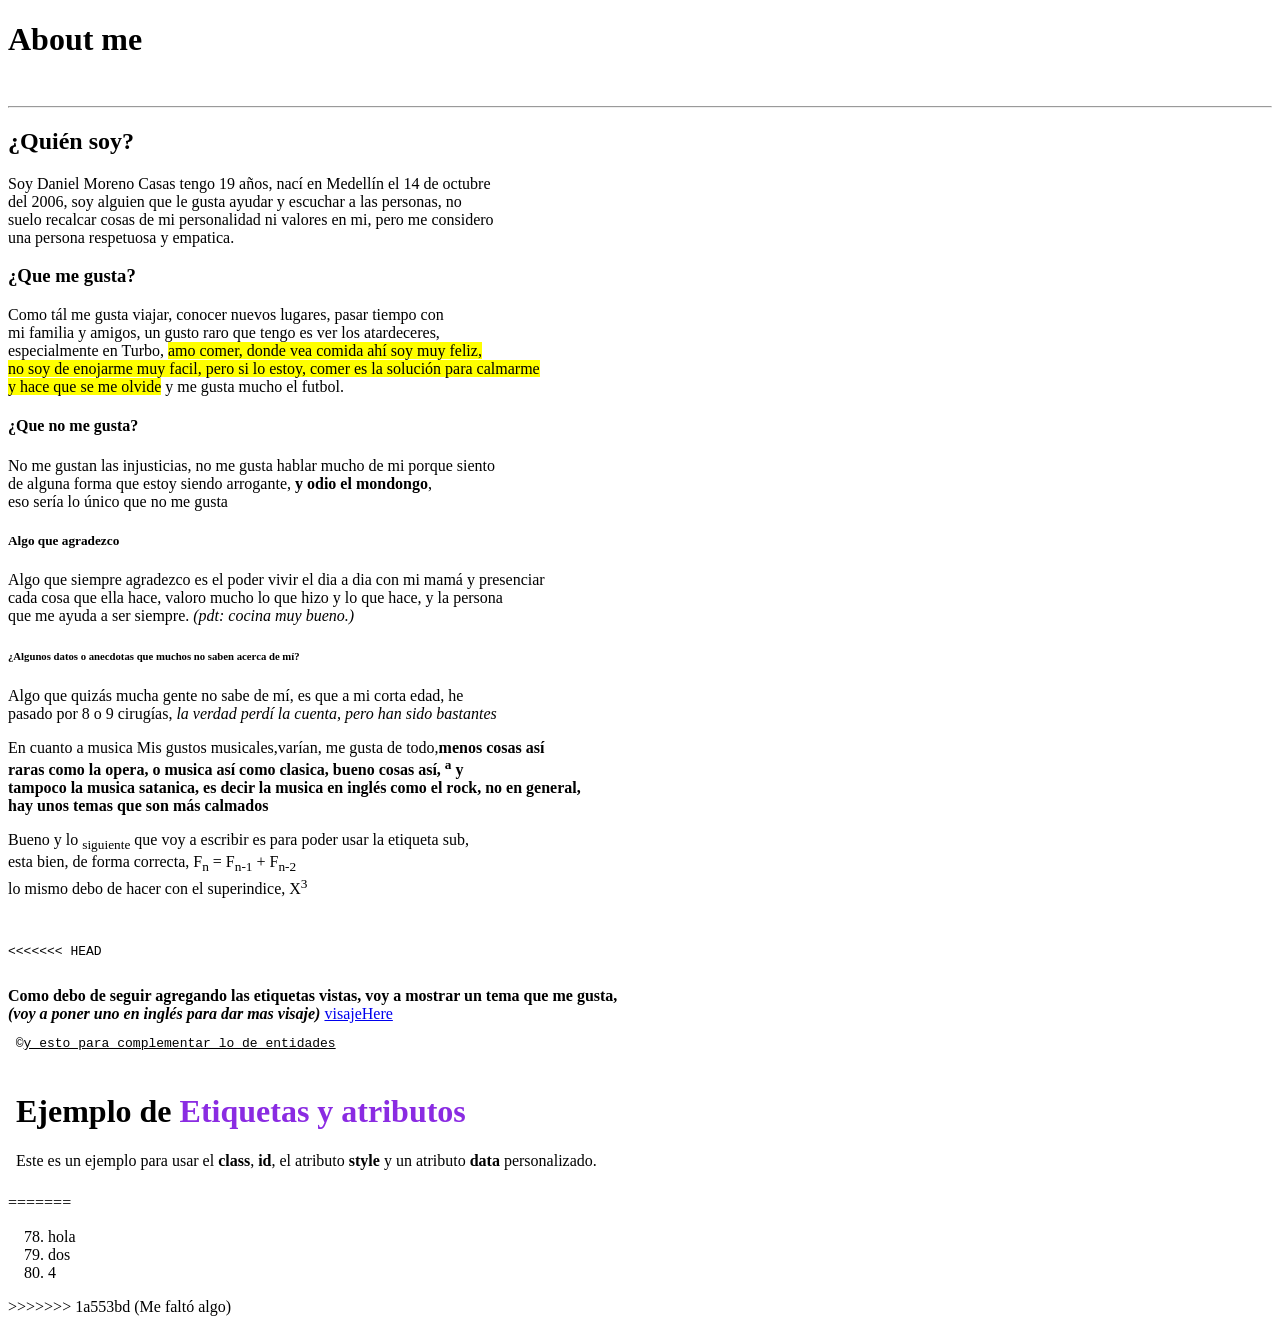
<file: index.html>
<!DOCTYPE html>
<html lang="en">
<head>
    <meta charset="UTF-8">
    <meta name="viewport" content="width=device-width, initial-scale=1.0">
    <title>About me- Danilo</title>
</head>
<body>
    <!-- h1-h6-->
    <h1>About me</h1>
    <br>
 <hr>   

    <h2> <strong>¿Quién soy?</strong></h2>
    <p>Soy Daniel Moreno Casas tengo 19 años, nací en Medellín el 14 de octubre
    <br> del 2006, soy alguien que le gusta ayudar y escuchar a las personas, no 
    <br>suelo recalcar cosas de mi personalidad ni valores en mi, pero me considero
    <br>una persona respetuosa y empatica.

    <h3>¿Que me gusta?</h3>
    <p>Como tál me gusta viajar, conocer nuevos lugares, pasar tiempo con
    <br> mi familia y amigos, un gusto raro que tengo es ver los atardeceres,
    <br> especialmente en Turbo, <mark> amo comer, donde vea comida ahí soy muy feliz, 
    <br>no soy de enojarme muy facil, pero si lo estoy, comer es la solución para calmarme
    <br> y  hace que se me olvide</mark> y me gusta mucho el futbol.

    
    <h4>¿Que no me gusta?</h4>
    <p>No me gustan las injusticias, no me gusta hablar mucho de mi porque siento
    <br> de alguna forma que estoy siendo arrogante, <strong>y odio el mondongo</strong>, 
    <br>  eso sería lo único que no me gusta

    <h5>Algo que agradezco</h5>
    <p>Algo que siempre agradezco es el poder vivir el dia a dia con mi mamá y presenciar 
    <br> cada cosa que ella hace, valoro mucho lo que hizo y lo que hace, y la persona
    <br> que me ayuda a ser siempre. <em>(pdt: cocina muy bueno.)</em>  
    

     <h6>¿Algunos datos o anecdotas que muchos no saben acerca de mí?</h6>
    <p> Algo que quizás mucha gente no sabe de mí, es que a mi corta edad, he <br>
       pasado por 8 o 9 cirugías, <i>la verdad perdí la cuenta, pero han sido bastantes</i>

       <p>En cuanto a musica Mis gustos musicales,varían, me gusta de todo,<b>menos cosas así 
       <br>raras como la opera, o musica así como clasica, bueno cosas así, <sup>a</sup> y 
       <br>tampoco la musica satanica, es decir la musica en inglés como el rock, no en general,
        <br>hay unos temas que son más calmados </b>                                                         
        
       
       
        <p>Bueno y lo <sub>siguiente</sub> que voy a escribir es para poder usar la etiqueta sub,
       <br> esta bien, de forma correcta, F<sub>n</sub> = F<sub>n-1</sub> + F<sub>n-2</sub>
       <br>lo mismo debo de hacer con el superindice, X<sup>3</sup>
       
       <pre>
                                                                   
    
<<<<<<< HEAD
    </pre>

       <strong>Como debo de seguir agregando las etiquetas vistas, voy a mostrar un tema que me gusta, 
       <br> <i>(voy a poner uno en inglés para dar mas visaje)</i>   </strong>
       <a href="https://www.youtube.com/watch?v=m8QQR-wQA0I&list=RDm8QQR-wQA0I&start_radio=1" target="_blank">visajeHere</a>
    
   <pre> &copy;<u>y esto para complementar lo de entidades</u>   </pre>


       <div id="nocpresentacion" class="example"
         style= "padding: 8px;"data-informacion="bloque-principal">
      <h1>Ejemplo de <span style="color: blueviolet;">Etiquetas y atributos</span></h1>
       <p>Este es un ejemplo para usar el <b>class</b>, <b>id</b>, el atributo <b>style</b> y un atributo <b>data</b> personalizado.</p>
     
      </div>
      
=======

<ol type ="1" start="78">
    <li>hola </li>
    <li>dos</li>
    <li>4</li>
</ol>

<style list-style-type="square"></style>
>>>>>>> 1a553bd (Me faltó algo)

</body>
</html>
</file>
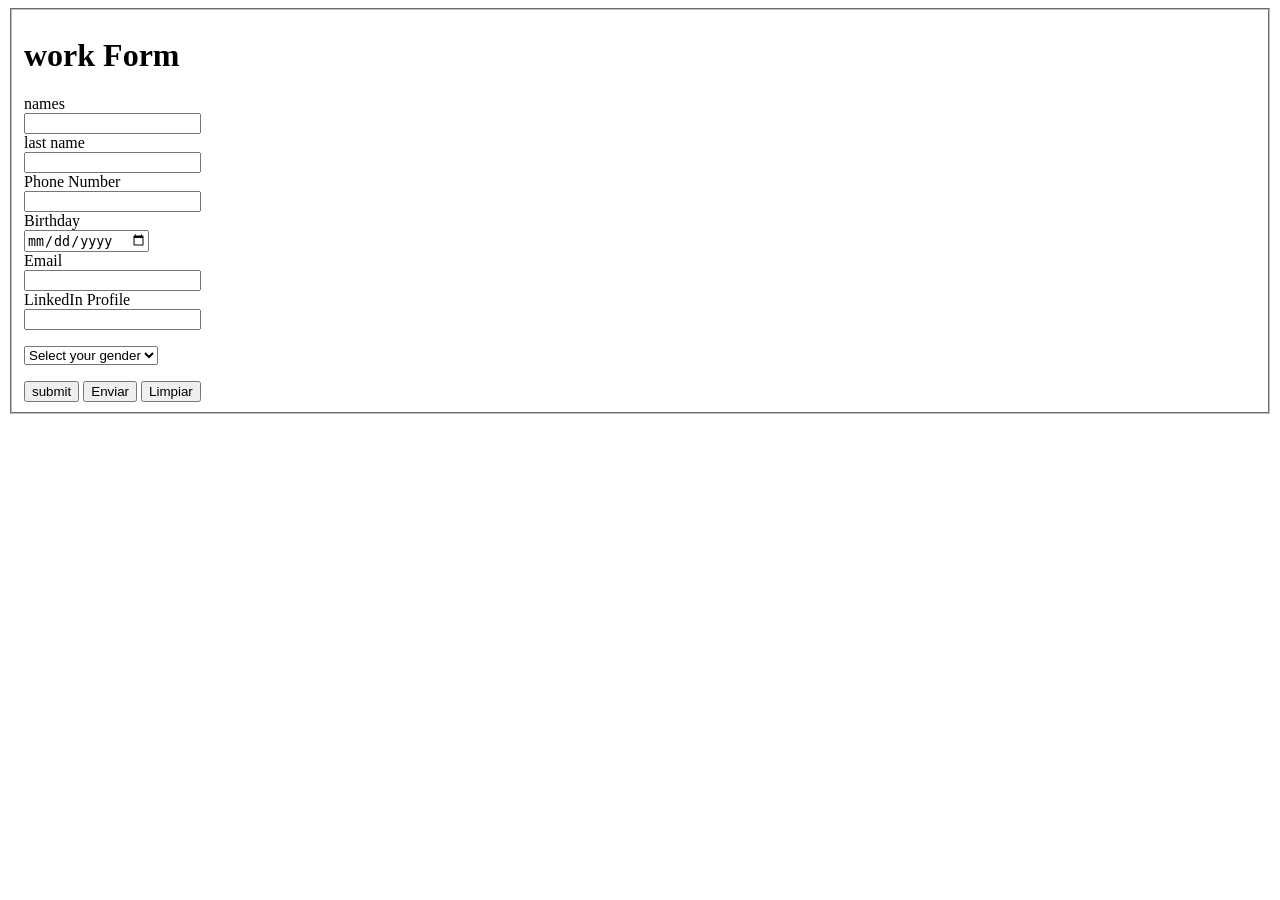
<file: 6-Day/index.html>
<!DOCTYPE html>
<html lang="en">
<head>
    <meta charset="UTF-8">
    <meta name="viewport" content="width=device-width, initial-scale=1.0">
    <title>Document</title>
</head>
<body>
<fieldset>

         <h1> work Form </h1>
    <form action="">
        <p>
        <label for="fname">names</label> <br>
        <input type="text" id="fname"
        name="fname" maxlength="40" required> <br>

         <label for="lastname">last name</label> <br>
        <input type="text" id="lastname"
        name="lastname" maxlength="40" required> <br>

         <label for="PhoneNumber">Phone Number</label> <br>
        <input type="tel" id="PhoneNumber"
        name="PhoneNumber" > <br>

        <label for="Birthday">Birthday</label> <br>
        <input type="date" id="Birthday"
        name="Birthday" > <br>

        <label for="Email">Email</label> <br>
        <input type="email" id="Email"
        name="Email" required> <br>

        <label for="LinkedIn">LinkedIn Profile</label> <br>
        <input type="url" id="LinkedIn"
        name="LinkedIn" > <br>
<p>


        <select gender>
            <option>Select your gender</option>
            <option>Female</option>
            <option>Male</option>
        </select>
 
</p>
</p>

<form action="" method="post"></form>


<input type="button" value="submit">

      
<button type="submit">Enviar</button> <button type="reset">Limpiar</button>
</fieldset>
    </form>
   
</body>
</html>
</file>
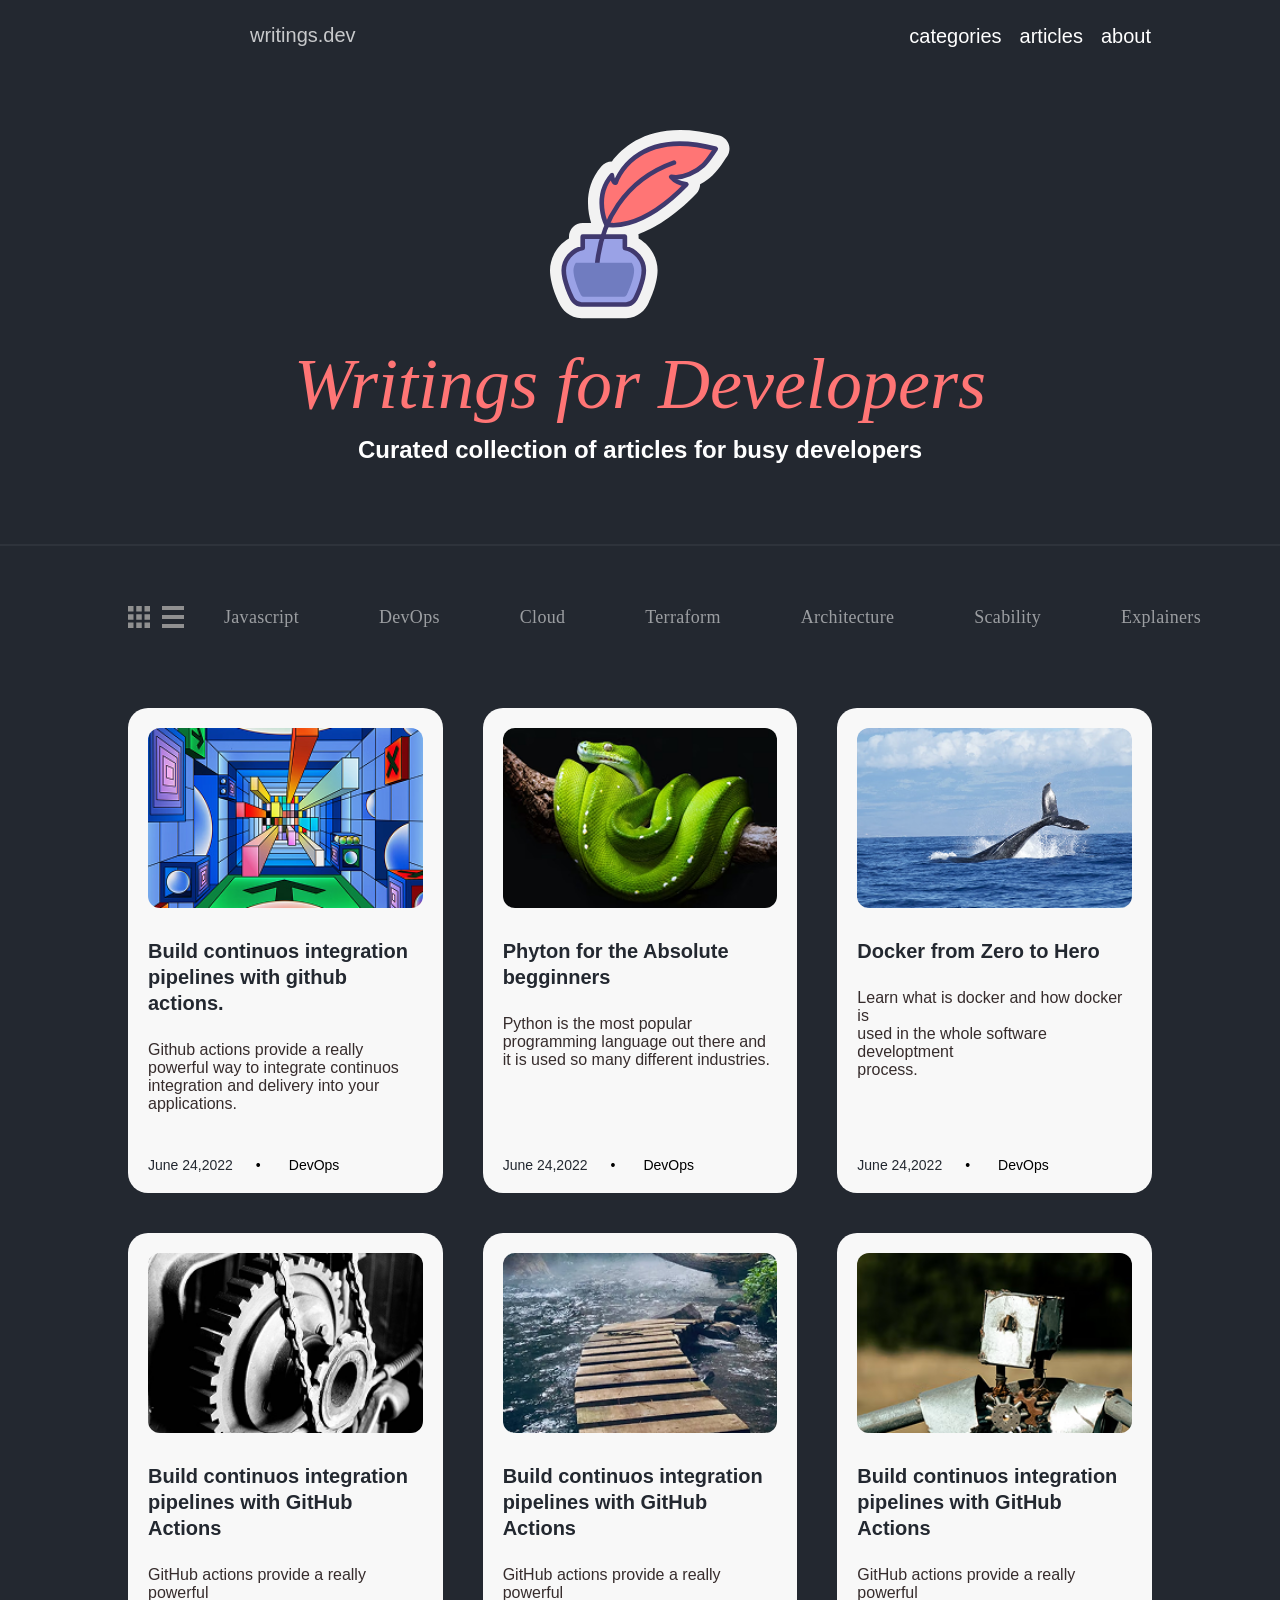
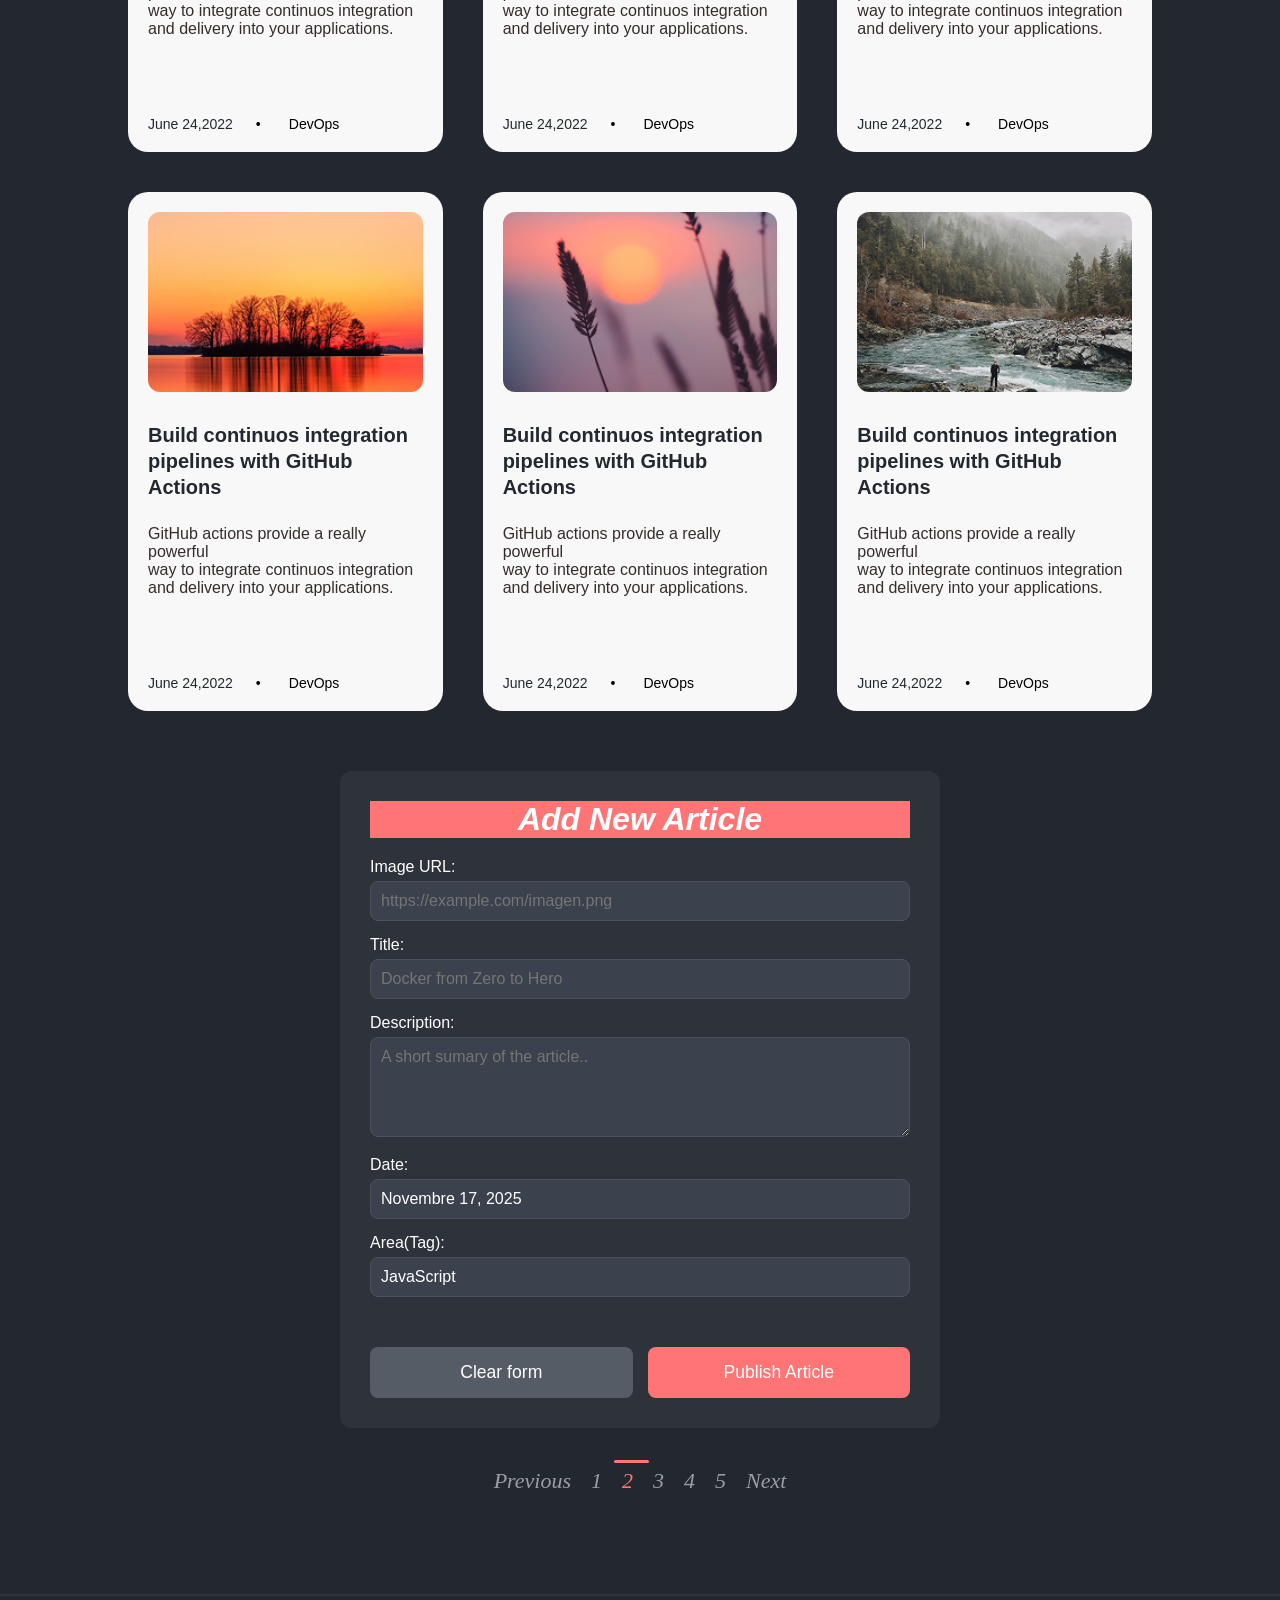
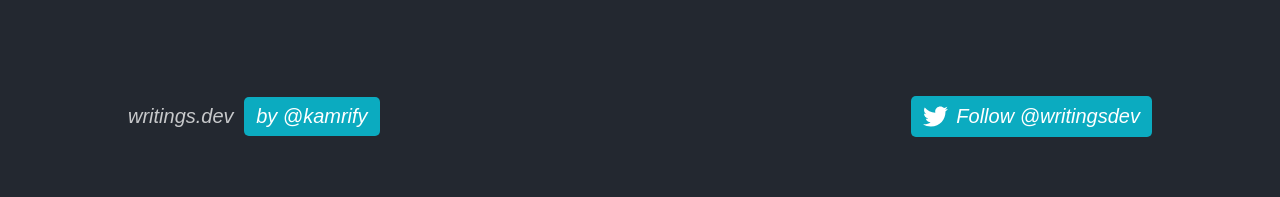
<file: 9-Day/index.html>
<!DOCTYPE html>
<html lang="en">
<head>
    <meta charset="UTF-8">
    <meta name="viewport" content="width=device-width, initial-scale=1.0">
    <title>Replica-figma</title>
    <link rel="stylesheet" href="style.css">
</head>

<body>

    <header>
          <nav class="top-nav">

<span class="login-text">writings.dev</span>



<ul class="menu">
    <li><a href="#">categories</a></li>
    <li><a href="#">articles</a></li>
    <li><a href="#">about</a></li>
</ul>
</nav>
    </header>
 
<main>
    <section class="hero"> 
        <img src="img2/logo.svg" alt="Logo1" id="Logo1">
        <h1>Writings for Developers</h1>
    <h2 class="subtitle">Curated collection of articles for busy developers</h2>
    <hr>
    </section>

<nav class="categories-nav">

<section class="left-icons">
    <section class="view-controls">
    <img src="img2/grid-icon.svg" alt="grid view" >
    <img src="img2/list-icon.svg" alt="list view">
</section>
</section>

<ul class="categories">
    <li>Javascript</li>
    <li>DevOps</li>
    <li>Cloud</li>
    <li>Terraform</li>
    <li>Architecture</li>
    <li>Scability</li>
    <li>Explainers</li>
</ul>
</nav>

<section class="cards">
<article class="card"> <img src="img2/article-one-image.png" alt="imagen1"> 
    <h3>Build continuos integration 
     pipelines with github actions.</h3> 

<p>Github actions provide a really powerful 
   way to integrate continuos integration 
   and delivery into your applications.</p>
   
   <footer class="card-footer">
   <span class="date">June 24,2022</span>
   <span class="dot">•</span>
   <span class="tag">DevOps</span>
   </footer>
</article> 

<article class="card"> <img src="img2/article-two-image.png" alt="imagen2">
  <h3>Phyton for the Absolute begginners</h3>
<p>Python is the most popular
    programming language out there and it
    is used so many different industries.</p>
    <br>
    <footer class="card-footer">
    <span class="date">June 24,2022</span>
    <span class="dot">•</span>
    <span class="tag">DevOps</span>
    </footer>
</article>


<article class="card"> <img src="img2/article-three-image.png" alt="imagen3">
<h3>Docker from Zero to Hero</h3>
<p>Learn what is docker and how docker is<br>
used in the whole software developtment <br>
process.</p> 
<br>
<footer class="card-footer">
<span class="date">June 24,2022</span>
<span class="dot">•</span>
<span class="tag">DevOps</span>
</footer>
</article>

<article class="card"> <img src="img2/article-four-image.png" alt="imagen4">
<h3>Build continuos integration pipelines with GitHub Actions</h3>
<p>GitHub actions provide a really powerful <br>
   way to integrate continuos integration <br>
   and delivery into your applications.</p>
   <br>
   <footer class="card-footer">
   <span class="date">June 24,2022</span>
   <span class="dot">•</span>
   <span class="tag">DevOps</span>
   </footer>
</article>


<article class="card"> <img src="img2/article-five-image.png" alt="imagen5">
<h3>Build continuos integration pipelines with GitHub Actions</h3>
<p>GitHub actions provide a really powerful <br>
   way to integrate continuos integration <br>
   and delivery into your applications.</p>
   <br>
   <footer class="card-footer">
   <span class="date">June 24,2022</span>
   <span class="dot">•</span>
   <span class="tag">DevOps</span>
   </footer>
</article>

<article class="card"> <img src="img2/article-six-image.png" alt="imagen6">
<h3>Build continuos integration pipelines with GitHub Actions</h3>
<p>GitHub actions provide a really powerful <br>
   way to integrate continuos integration <br>
   and delivery into your applications.</p>
   <br>
   <footer class="card-footer">
   <span class="date">June 24,2022</span>
   <span class="dot">•</span>
   <span class="tag">DevOps</span>
   </footer>
</article>

<article class="card"><img src="img2/article-seven-image.png" alt="imagen7">
<h3>Build continuos integration pipelines with GitHub Actions</h3>
<p>GitHub actions provide a really powerful <br>
   way to integrate continuos integration <br>
   and delivery into your applications.</p>
   <br>
   <footer class="card-footer">
   <span class="date">June 24,2022</span>
   <span class="dot">•</span>
   <span class="tag">DevOps</span>
   </footer>
</article>

<article class="card"><img src="img2/aricle-eight-image.png" alt="imagen8">
<h3>Build continuos integration pipelines with GitHub Actions</h3>
    <p>GitHub actions provide a really powerful <br>
   way to integrate continuos integration <br>
   and delivery into your applications.</p>
   <br>
   <footer class="card-footer">
   <span class="date">June 24,2022</span>
   <span class="dot">•</span>
   <span class="tag">DevOps</span>
   </footer>
</article>

<article class="card"><img src="img2/article-nine-image.png" alt="imagen9">
<h3>Build continuos integration pipelines with GitHub Actions</h3>
  <p>GitHub actions provide a really powerful <br>
   way to integrate continuos integration <br>
   and delivery into your applications.</p>
   <br>
   <footer class="card-footer">
   <span class="date">June 24,2022</span>
   <span class="dot">•</span>
   <span class="tag">DevOps</span>
   </footer>
</article>

</section>
<section class="new-article-form-wrapper">
    <h2>Add New Article</h2>
    <form id="new-article-form">
        <label for="image_url">Image URL:</label>
        <input type="url"
        id="image_url" required placeholder="https://example.com/imagen.png">

        <label for="title">Title:</label>
        <input type="text" id="title" placeholder="Docker from Zero to Hero">

        <label for="description">Description: </label>
        <textarea id="description" required placeholder="A short sumary of the article.."></textarea>
        <label for="date">Date:</label>
        <input type="text" id="article-date" required value="Novembre 17, 2025"
        placeholder="June 24, 2020">
        <label for="area">Area(Tag):</label>
        <input type="text" id="article-area" required value="JavaScript"
        placeholder="DevOps, Cloud">

        <section class="form-buttons">
            <button type="reset" class="reset-button">Clear form</button>
<button type="submit">Publish Article</button>


        </section>
    </form>
</section>

<nav class="pagination">
    <ul>
<li><a href="#">Previous</a></li>
<li><a href="#">1</a></li>
<li><a href="#">2</a></li>
<li><a href="#">3</a></li>
<li><a href="#">4</a></li>
<li><a href="#">5</a></li>
<li><a href="#">Next</a></li>
    </ul>
</nav>
    
</main>
<hr class="hr-footer">
    <footer class="footer">
        <section class="footer-content">
            <p class="footer-left">
                writings.dev  <span class="highlight-box">by @kamrify</span>
            </p>
            <p class="footer-right">
<span class="highlight-box"><img src="img2/twitter-logo.svg" alt="twitter-logo">Follow @writingsdev</span>
</p>
            
            </section>
    </footer>
</body>
<script>

  const form = document.getElementById('new-article-form');
        const cardsContainer = document.querySelector('.cards');
        const successMessage = document.getElementById('success-message');
        const placeholderImage = 'https://via.placeholder.com/300x180?text=Image+Not+Found';

        
        function createNewArticle(data) {
            let finalImageUrl = data.imageUrl;
            const img = new Image();

            
            img.onerror = function() {
                console.warn("Image load failed. Using placeholder.");
                finalImageUrl = placeholderImage;
                insertArticleHTML(data, finalImageUrl);
            };

            
            img.onload = function() {
                insertArticleHTML(data, finalImageUrl);
            };

            img.src = data.imageUrl;

            
            function insertArticleHTML(data, imageSrc) {
                const newArticleHTML = `
                   <article class="card new-card">
                        <button class="delete-btn" onclick="deleteArticle(this)" title="Delete article">×</button>
                        <img src="${imageSrc}" alt="New article image" class="card-img"> 
                        <h3>${data.title}</h3>
                        <p class="scroll-description">${data.description}</p>
                        <footer class="card-footer">
                            <span class="date">${data.date}</span>
                            <span class="dot">•</span>
                            <span class="tag">${data.area}</span>
                        </footer>
                    </article>`;
                
                
                cardsContainer.insertAdjacentHTML('afterbegin', newArticleHTML);
            }
        }

        
        function deleteArticle(button) {
            
            const article = button.closest('.card');
            
            
            article.style.transition = 'opacity 0.3s ease, transform 0.3s ease';
            article.style.opacity = '0';
            article.style.transform = 'scale(0.9)'; 
            setTimeout(() => {
                article.remove();
            }, 300);
        }

        
        form.addEventListener('submit', function(event) {
            event.preventDefault(); 

            
            const articleData = {
                imageUrl: document.getElementById('image_url').value,
                title: document.getElementById('title').value,
                description: document.getElementById('description').value,
                date: document.getElementById('article-date').value,
                area: document.getElementById('article-area').value,
            };

         
            createNewArticle(articleData);

           
            successMessage.style.display = 'block';
            setTimeout(() => {
                successMessage.style.display = 'none';
            }, 3000);

       
            form.reset();

            cardsContainer.scrollIntoView({ behavior: 'smooth' });
        });

 
        window.deleteArticle = deleteArticle;
</script>
</html>
</file>
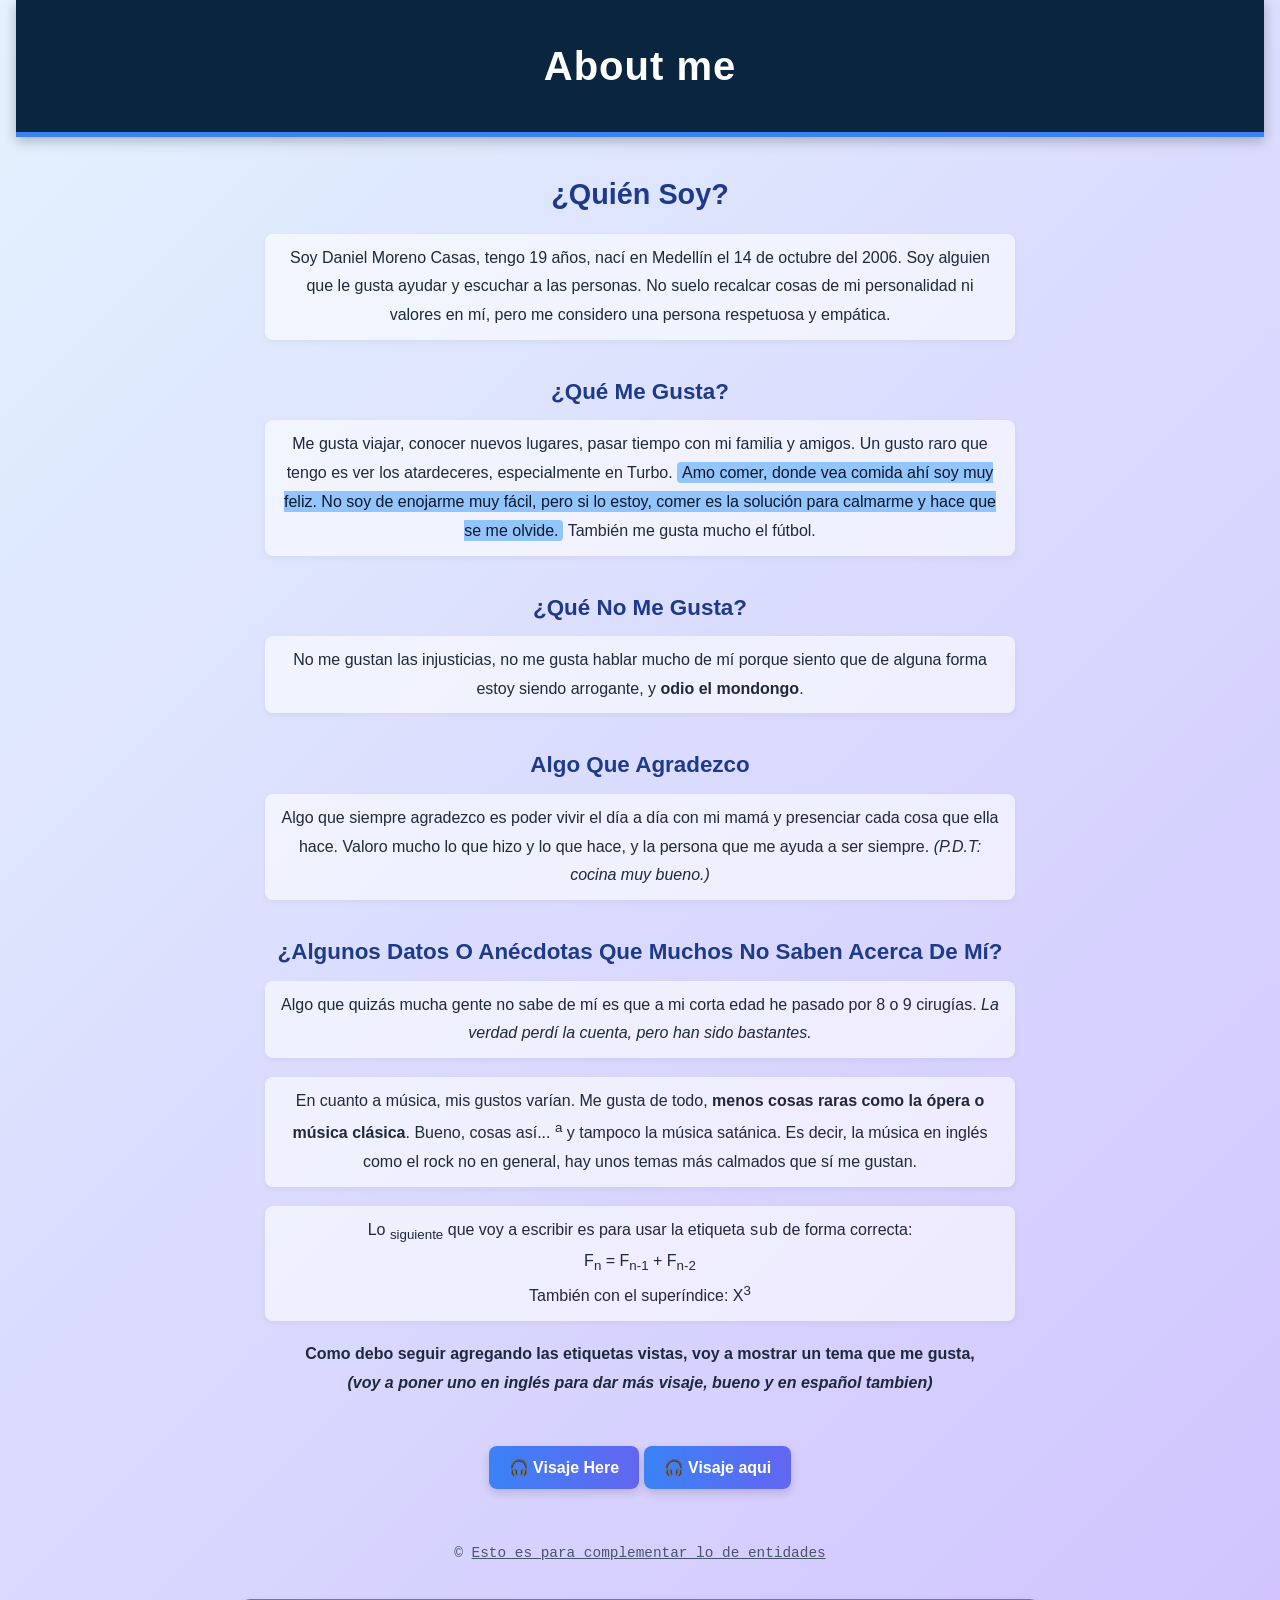
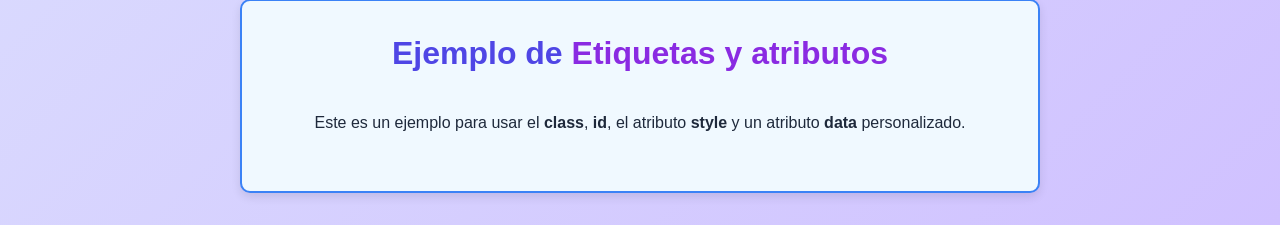
<file: HTML SBS/index.html>
<!DOCTYPE html>
<html lang="es">
<head>
  <meta charset="UTF-8" />
  <meta name="viewport" content="width=device-width, initial-scale=1.0" />
  <title>About me - Danilo</title>
  <link rel="stylesheet"
   href="style.css">
  <style>
   

    header h1 {
      font-size: 2.5rem;
      letter-spacing: 1px;
    }


    h2, h3, h4, h5, h6 {
      color: #1e3a8a;
      margin-top: 2rem;
      text-transform: capitalize;
    }

    h2 {
      font-size: 1.8rem;
      margin-bottom: 0.8rem;
    }

    h3, h4, h5, h6 {
      font-size: 1.4rem;
      margin-bottom: 0.5rem;
    }

    

    mark {
      background-color: #93c5fd;
      color: #0f172a;
      border-radius: 4px;
      padding: 2px 5px;
    }

    button {
      background: linear-gradient(90deg, #3b82f6, #6366f1);
      color: white;
      border: none;
      border-radius: 8px;
      padding: 12px 20px;
      cursor: pointer;
      transition: all 0.3s ease;
      margin: 20px 0;
      font-size: 1rem;
      box-shadow: 0 4px 10px rgba(0, 0, 0, 0.15);
    }

    button:hover {
      transform: scale(1.05);
      background: linear-gradient(90deg, #2563eb, #4f46e5);
    }

   

   
    #nocpresentacion {
      background-color: #f0f9ff;
      border: 2px solid #3b82f6;
      border-radius: 10px;
      margin: 2rem auto;
      max-width: 800px;
      padding: 1.5rem;
      box-shadow: 0 4px 10px rgba(0, 0, 0, 0.1);
    }

    #nocpresentacion h1 {
      color: #4f46e5;
      margin-bottom: 1rem;
    }

    #nocpresentacion p {
      background: none;
      box-shadow: none;
      font-size: 1rem;
    }

 
    pre {
      margin-top: 2rem;
      font-size: 0.9rem;
      color: #475569;
    }



    
  </style>
</head>

<body>
  <header>
    <h1>About me</h1>
  </header>

  <h2><strong>¿Quién soy?</strong></h2>
  <p>
    Soy Daniel Moreno Casas, tengo 19 años, nací en Medellín el 14 de octubre del 2006. Soy alguien que le gusta ayudar y escuchar a las personas. No suelo recalcar cosas de mi personalidad ni valores en mí, pero me considero una persona respetuosa y empática.
  </p>

  <h3>¿Qué me gusta?</h3>
  <p>
    Me gusta viajar, conocer nuevos lugares, pasar tiempo con mi familia y amigos. Un gusto raro que tengo es ver los atardeceres, especialmente en Turbo.
    <mark> Amo comer, donde vea comida ahí soy muy feliz. No soy de enojarme muy fácil, pero si lo estoy, comer es la solución para calmarme y hace que se me olvide.</mark>
    También me gusta mucho el fútbol.
  </p>

  <h4>¿Qué no me gusta?</h4>
  <p>
    No me gustan las injusticias, no me gusta hablar mucho de mí porque siento que de alguna forma estoy siendo arrogante, y <strong>odio el mondongo</strong>.
  </p>

  <h5>Algo que agradezco</h5>
  <p>
    Algo que siempre agradezco es poder vivir el día a día con mi mamá y presenciar cada cosa que ella hace. Valoro mucho lo que hizo y lo que hace, y la persona que me ayuda a ser siempre. <em>(P.D.T: cocina muy bueno.)</em>
  </p>

  <h6>¿Algunos datos o anécdotas que muchos no saben acerca de mí?</h6>
  <p>
    Algo que quizás mucha gente no sabe de mí es que a mi corta edad he pasado por 8 o 9 cirugías. <i>La verdad perdí la cuenta, pero han sido bastantes.</i>
  </p>

  <p>
    En cuanto a música, mis gustos varían. Me gusta de todo, <b>menos cosas raras como la ópera o música clásica</b>. Bueno, cosas así... <sup>a</sup> y tampoco la música satánica. Es decir, la música en inglés como el rock no en general, hay unos temas más calmados que sí me gustan.
  </p>

  <p>
    Lo <sub>siguiente</sub> que voy a escribir es para usar la etiqueta <code>sub</code> de forma correcta:
    <br>F<sub>n</sub> = F<sub>n-1</sub> + F<sub>n-2</sub> <br>
    También con el superíndice: X<sup>3</sup>
  </p>

  <strong>
    Como debo seguir agregando las etiquetas vistas, voy a mostrar un tema que me gusta,
    <br><i>(voy a poner uno en inglés para dar más visaje, bueno y en español tambien)</i>
  </strong>

  <br><br>
  <button>
    <a href="https://www.youtube.com/watch?v=m8QQR-wQA0I&list=RDm8QQR-wQA0I&start_radio=1" target="_blank">
      🎧 Visaje Here
    </a>
  </button>
   <button>
    <a href="https://www.youtube.com/watch?v=wmef2TEPGgo&list=RDwmef2TEPGgo&start_radio=1" target="_blank">
      🎧 Visaje aqui
    </a>
  </button>

  <pre> &copy; <u>Esto es para complementar lo de entidades</u> </pre>

  <div id="nocpresentacion" class="example" data-informacion="bloque-principal">
    <h1>Ejemplo de <span style="color: blueviolet;">Etiquetas y atributos</span></h1>
    <p>
      Este es un ejemplo para usar el <b>class</b>, <b>id</b>, el atributo <b>style</b> y un atributo <b>data</b> personalizado.
    </p>
  </div>
</body>
</html>
</file>
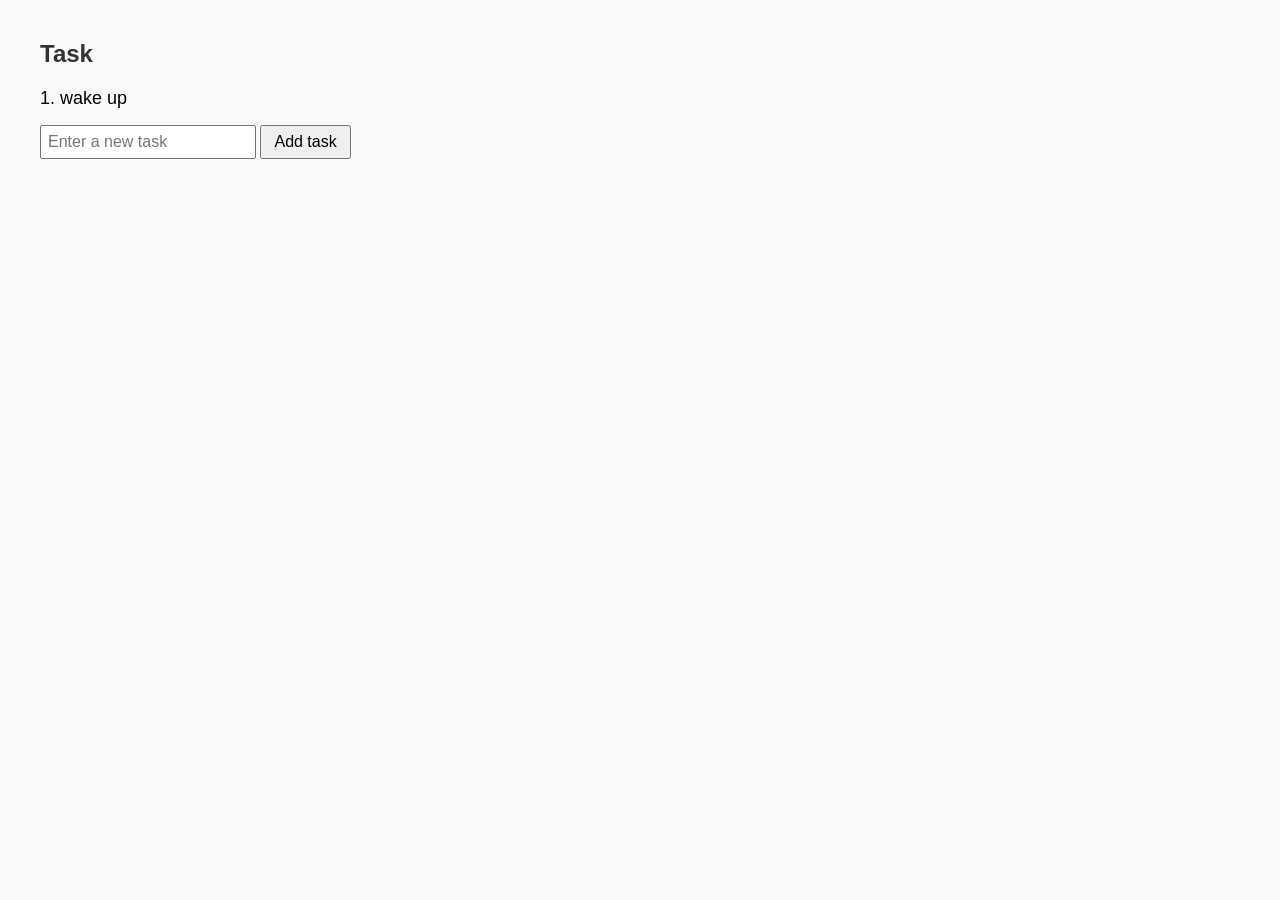
<file: 7-Day/tasks.html>
<!DOCTYPE html>
<html lang="en">
<head>
    <meta charset="UTF-8">
    <meta name="viewport" content="width=device-width, initial-scale=1.0">
    <title>Task</title>
    <style>

        /*La etiquera ins y del se me complicaron, con el (innerHtml)*/
        body {
            font-family: Arial, sans-serif;
            margin: 40px;
            background: #f9f9f9;
        }

        h2 {
            color: #333;
        }

        ol {
            padding-left: 20px;
        }

        li {
            margin: 6px 0;
            font-size: 18px;
        }

        .completed {
            text-decoration: line-through;
            color: gray;
        }

        input {
            padding: 6px;
            font-size: 16px;
            
        }

        button {
            padding: 6px 12px;
            font-size: 16px;
            cursor: pointer;

            
        }
    </style>
</head>
<body>
    <h2>Task</h2>
   
    <ol id="taskList">
        <li>wake up</li>
    </ol>
    <input type="text" id="task" placeholder="Enter a new task">
    <button id="add_task_button">Add task</button>

    
    <script>
        
        const addButton = document.getElementById('add_task_button');
        const input = document.getElementById('task');
        const list = document.getElementById('taskList');

        addButton.addEventListener('click', () => {
            const taskText = input.value.trim()

            if (taskText !== '') {
             
                const lastTask =  list.lastElementChild
                if (lastTask && ! lastTask.querySelector('del')) {
                    const oldText= lastTask.textContent;
                    lastTask.classList.add('completed')
                    
                }

           
                const newTask = document.createElement('li');
                newTask.textContent = taskText
                list.appendChild(newTask)

               
                input.value = ''
                input.focus()
            }
        })
    </script>
</body>
</html>
</file>
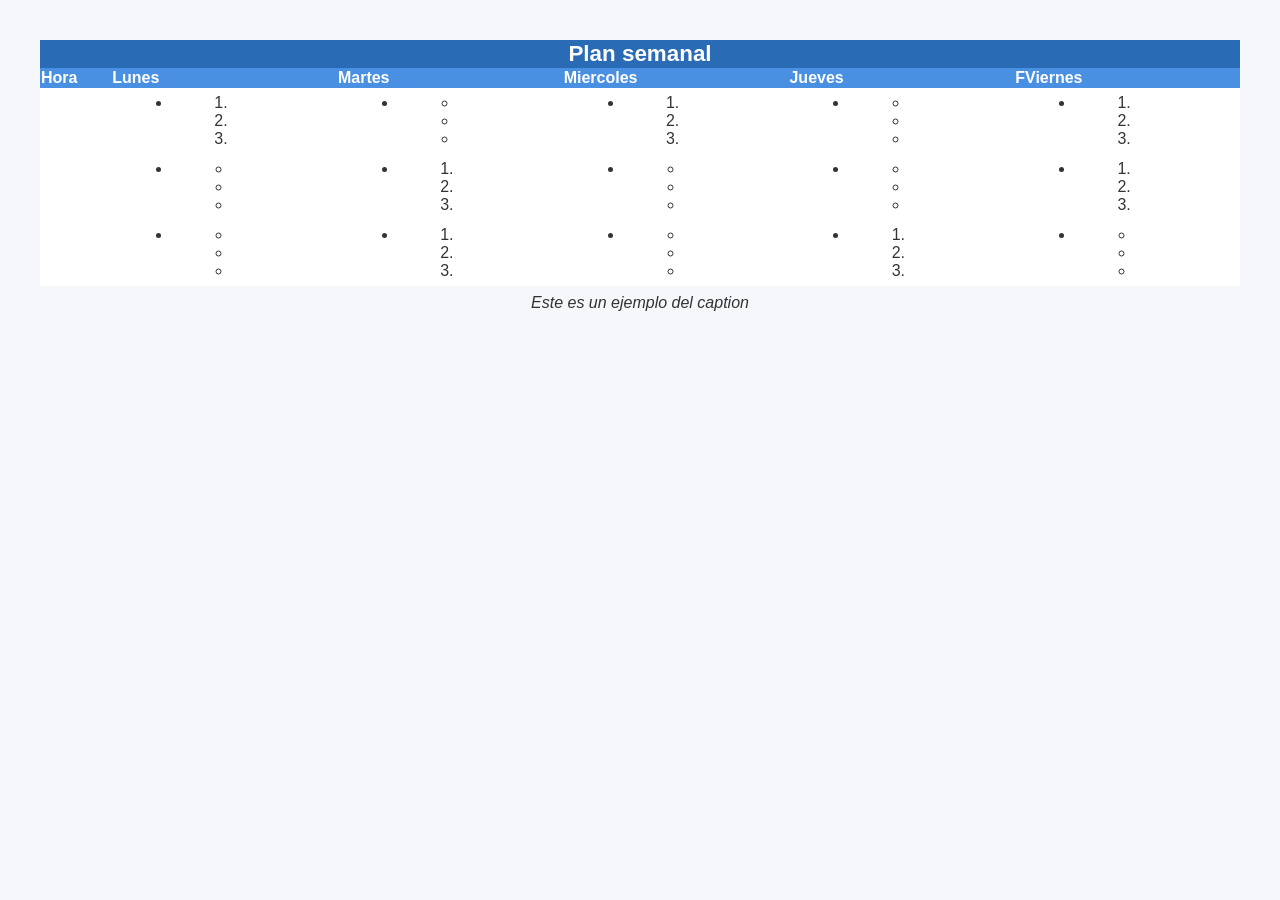
<file: Trabajodia5/plansemanal.html>
<!DOCTYPE html>
<html lang="en">
<head>
  <meta charset="UTF-8">
  <title>Plan semanal</title>
  <style>
    body {
      font-family: Arial, sans-serif;
      background: #f5f7fa;
      color: #333;
      margin: 40px;
    }

    table {
      width: 100%;
      border-collapse: collapse;
      text-align: left;
      background: white;
    }



    th {
      background: #4a90e2;
      color: white;
    }

    th[colspan] {
      text-align: center;
      font-size: 1.4em;
      background: #2a6bb5;
    }

    caption {
      caption-side: bottom;
      font-style: italic;
      padding-top: 8px;
    }

    ul, ol {
      margin: 5px 0 5px 20px;
    }


  </style>
</head>
<body>

  <table>
    <caption>Este es un ejemplo del caption</caption>
    <thead>
      <tr>
        <th colspan="6">Plan semanal</th>
      </tr>
      <tr>
        <th>Hora</th>
        <th>Lunes</th>
        <th>Martes</th>
        <th>Miercoles</th>
        <th>Jueves</th>
        <th>FViernes</th>
      </tr>
    </thead>
    <tbody>
      <tr>
        <td></td>
        <td>
          <ul>
            <li>
              <ol>
                <li></li>
                <li></li>
                <li></li>
              </ol>
            </li>
          </ul>
        </td>
        <td>
          <ul>
            <li>
              <ul>
                <li></li>
                <li></li>
                <li></li>
              </ul>
            </li>
          </ul>
        </td>
        <td>
          <ul>
            <li>
              <ol>
                <li></li>
                <li></li>
                <li></li>
              </ol>
            </li>
          </ul>
        </td>
        <td>
          <ul>
            <li>
              <ul>
                <li></li>
                <li></li>
                <li></li>
              </ul>
            </li>
          </ul>
        </td>
        <td>
          <ul>
            <li>
              <ol>
                <li></li>
                <li></li>
                <li></li>
              </ol>
            </li>
          </ul>
        </td>
      </tr>

      <tr>
        <td></td>
        <td>
          <ul>
            <li>
              <ul>
                <li></li>
                <li></li>
                <li></li>
              </ul>
            </li>
          </ul>
        </td>
        <td>
          <ul>
            <li>
              <ol>
                <li></li>
                <li></li>
                <li></li>
              </ol>
            </li>
          </ul>
        </td>
        <td>
          <ul>
            <li>
              <ul>
                <li></li>
                <li></li>
                <li></li>
              </ul>
            </li>
          </ul>
        </td>
        <td>
          <ul>
            <li>
              <ul>
                <li></li>
                <li></li>
                <li></li>
              </ul>
            </li>
          </ul>
        </td>
        <td>
          <ul>
            <li>
              <ol>
                <li></li>
                <li></li>
                <li></li>
              </ol>
            </li>
          </ul>
        </td>
      </tr>

      <tr>
        <td></td>
        <td>
          <ul>
            <li>
              <ul>
                <li></li>
                <li></li>
                <li></li>
              </ul>
            </li>
          </ul>
        </td>
        <td>
          <ul>
            <li>
              <ol>
                <li></li>
                <li></li>
                <li></li>
              </ol>
            </li>
          </ul>
        </td>
        <td>
          <ul>
            <li>
              <ul>
                <li></li>
                <li></li>
                <li></li>
              </ul>
            </li>
          </ul>
        </td>
        <td>
          <ul>
            <li>
              <ol>
                <li></li>
                <li></li>
                <li></li>
              </ol>
            </li>
          </ul>
        </td>
        <td>
          <ul>
            <li>
              <ul>
                <li></li>
                <li></li>
                <li></li>
              </ul>
            </li>
          </ul>
        </td>
      </tr>
    </tbody>

    
  </table>

</body>
</html>
</file>
<file: 9-Day/style.css>
*{
            margin: 0;
            padding: 0;
            box-sizing: border-box;
        }


        html{
            overflow-x: hidden;
        }
        body{
            background-color: #232830;
            font-family: 'Poppins', sans-serif;
            color: white;
            padding: 0;
            overflow-x: hidden;
        }

        header{
            background-color: #232830;
            padding: 20px 40px;
        }

        header nav{
            display: flex;
            justify-content: space-between;
            align-items: center;
        }

        .login-text{
            font-family: 'Source Sans Pro', sans-serif;
            font-weight: 400;
            font-size: 20px;
            color: rgba(255, 255, 255, 0.75);
            margin-right: auto;
        }

        .menu{
            display: flex;
            gap: 18px;
            margin-right: 59px;
        }

        .menu li {
            list-style: none;
            margin-top: 2px;
        }

        .menu a {
            text-decoration: none;
            color: #fff;
            font-size: 20px;
            line-height: 1.4;
            padding-top: 3px;
        }

        .hero{
            text-align: center;
            margin-top: 60px;
        }

        #Logo1{
            width: 180px;
            margin-bottom: 20px;
        }

        .hero h1{
            color: #FF7575;
            text-align: center;
            font-weight: 400;
            font-size: 4.5rem;   
            font-family: "Recursive";
            font-style:italic;
        }

        h1{
            text-wrap: balance;
        }

        .cards{
            width: 80%;
            max-width: 1280px;
            margin: 60px auto;
            display: grid;
            grid-template-columns: repeat(3, 1fr);
            gap: 40px;
        }


         .cards article{
            background-color: #f8f8f8;
            padding: 20px;
            border-radius: 20px;
            color: #232830;
            display: flex;
            flex-direction: column;
            gap: 25px;
            height: 100%;
            min-width: 0; 
            max-width: 100%; 
            position: relative;
            transition: transform 0.3s ease, box-shadow 0.3s ease;
            cursor: pointer;
        }
          .cards article:hover{
            transform: translateY(-8px); 
            box-shadow: 0 12px 24px rgba(0, 0, 0, 0.3); 
        }

          .cards img{
            width: 100%;
            height: 180px; 
            object-fit: cover; 
            border-radius: 12px;
        }



        .pagination ul {
            display: flex;
            gap: 20px;
            justify-content: center;
            margin-bottom: 100px;
        }

        .pagination li{
            list-style: none;
        }

        .pagination a{
            text-decoration: none;
            color: rgba(255,255,255,0.55);
            font-family: "Recursive";
            font-style: italic;
            font-size: 22px;
        }

        .top-nav{
            width: 80%;
            max-width: 1280px;
            margin: 0 auto;
            display: flex;
            justify-content: space-between;
            align-items: center;
            margin-right: 30px;
        }

        .categories{
            display: flex;
            gap: 25px;
            list-style: none;
            padding: 0;
            margin: 0;
        }

        .categories li{
            font-family: "Recursive";
            font-size: 18px;
            font-weight: 500;
            color: rgba(255,255,255,0.55);
            letter-spacing: 0.3px;
        }

        .categories li:hover{
            cursor:pointer;
            font-family: "Recursive";
            font-style: italic;
            color: #FF7575;
            opacity: 1;
        }

        .hero hr{
            margin: 80px auto 40px auto;
            width: 100%;
            border: 0;
            border-top: 2px solid #2E333b;
        }

        .subtitle{
            font-size: 24px;
            margin-top: 10px;
        }

        .categories-nav{
            width: 80%;
            max-width: 1280px;
            margin: 0 auto;
            display: flex;
            justify-content: space-between;
            align-items: center;
            gap: 40px;
            padding: 20px 0;
        }

        .view-controls{
            display: flex;
            gap: 12px;
            align-items: center;
        }

        .view-controls img{
            width: 22px;
            height: 22px;
            cursor: pointer;
        }

        .cards article p{
            color: #362c2c;
        }

        .date {
            color: #232830;
            font-size: 14px;
            margin-top: 0 10px;
        }

        .card-footer {
            margin-top: auto; 
            padding-top: 10px;
            font-size: 14px;
            color: #666060;
            display: flex;
            align-items: center;
            gap: 8px;
        }

        .dot {
            margin: 0 15px;
            color: #000000;
        }

        .tag {
            color: #000000;
            font-weight: 500;
            margin-left: 5px;
        }

        .left-icons{
            display: flex;
            gap: 15px;
            align-items: center;
        }

        .left-icons img{
            width: 22px;
            height: 22px;
        }

        .categories-nav ul{
            display: flex;
            justify-content: flex-start;
            list-style: none;
        }

        .categories li:not(:last-child){
            margin-right: 55px;
        }

        .pagination ul li:nth-child(3) a {
            color: #FF7575;
            font-style: italic;
            position: relative;
        }

        .pagination ul li:nth-child(3) a::before{
            content: "";
            position: absolute;
            top: -8px;
            left: 50%;
            transform: translateX(-40%);
            width: 35px;
            height: 3px;
            background-color: #FF7575;
            border-radius: 2px;
        }

        .footer {
            background-color: #232830;
            padding: 60px 0;
            display: flex;
            justify-content: center;
        }

        .footer-content{
            width: 80%;
            max-width: 1280px;
            margin: 0 auto;
            display: flex;
            justify-content: space-between;
            align-items: center;
            gap: 20px;
            flex-wrap: wrap;
        }

        .footer-left,.footer-right{
            font-family: "Recursive", sans-serif;
            font-style: italic;
            font-size: 20px;
            color: rgba(255, 255, 255, 0.75);
            margin: 0;
        }

        .highlight-box{
            background-color: #0babc0;
            color: white;
            padding: 8px 12px;
            border-radius: 4.9px;
            margin-left: 5px;
            display: inline-flex;
            align-items: center;
            gap: 8px;
        }

        .footer-right img{
            width: 25px;
            height: 25px;
        }

        .hr-footer{
            margin: 80px auto 40px auto;
            width: 100%;
            border: 0;
            border-top: 2px solid #2E333b;
        }

        .cards article h3 {
            font-size: 1.25rem;
            line-height: 1.3;
            font-weight: 600;
            margin-top: 5px;
            word-wrap: break-word; 
            overflow-wrap: break-word;
        }

        .new-article-form-wrapper{
            width: 80%;
            max-width: 600px;
            margin: 40px auto;
            background-color: #2e333b;
            padding: 30px;
            border-radius:12px;
            color: white;
        }

        .new-article-form-wrapper h2{
            background-color: #FF7575;
            margin-bottom: 20px;
            font-size: 2rem;
            font-family: "Recursive", sans-serif;
            font-style: italic;
            text-align: center;
        }

        #new-article-form label{
            display: block;
            margin-top: 15px;
            margin-bottom: 5px;
            font-weight: 500;
        }

        #new-article-form input[type="text"],
        #new-article-form input[type="url"],
        #new-article-form textarea{
            width: 100%;
            padding: 10px;
            border-radius: 8px;
            border: 1px solid #4a515b;
            background-color: #3b424d;
            color: white;
            box-sizing: border-box;
            font-family: inherit;
            font-size: 16px;
        }

        #new-article-form textarea{
            resize: vertical;
            min-height: 100px;
        }

        #new-article-form button {
            display: block;
            width: 100%;
            padding: 15px;
            margin-top: 25px;
            background-color: #FF7575;
            color:white;
            border: none;
            border-radius: 8px;
            font-size: 1.1rem;
            cursor: pointer;
            transition: background-color 0.3s;
        }

        #new-article-form button:hover {
            background-color: #e56666;
        }

        .cards article .scroll-description{
            max-height: 80px;
            overflow-y: auto;
            overflow-x: hidden;
            padding-right: 5px;
            word-wrap: break-word;
             white-space: normal;
        }

        .form-buttons {
            display: flex;
            gap: 15px; 
            margin-top: 25px;
        }

        .form-buttons button {
            flex: 1; 
        }

        .reset-button {
            background-color: #555c66 !important;
        }

        .reset-button:hover {
            background-color: #454b53 !important;
        }

        .success-message {
            background-color: #4caf50;
            color: white;
            padding: 15px;
            border-radius: 8px;
            margin-top: 15px;
            text-align: center;
            display: none;
        }

        .delete-btn {
            position: absolute;
            top: 10px;
            right: 10px;
            background-color: #ff4444;
            color: white;
            border: none;
            border-radius: 50%;
            width: 32px;
            height: 32px;
            font-size: 18px;
            font-weight: bold;
            cursor: pointer;
            display: flex;
            align-items: center;
            justify-content: center;
            transition: background-color 0.2s ease, transform 0.2s ease;
            z-index: 10; 
        }

        .delete-btn:hover {
            background-color: #cc0000;
            transform: scale(1.1);
        }

        
        @media (max-width: 480px) {
            .hero h1 {
                font-size: 2rem;
            }
            
            .cards img {
                height: 150px; 
            }
            
            .top-nav {
                flex-direction: column;
                gap: 15px;
            }
            
            .menu {
                width: 100%;
                justify-content: center;
            }
        }

        
        @media (max-width: 768px) {
            .cards {
                grid-template-columns: 1fr; 
                gap: 25px;
                width: 90%;
            }
            
            .hero h1 {
                font-size: 2.5rem;
            }
            
            .subtitle {
                font-size: 18px;
            }
            
            .categories-nav {
                flex-direction: column;
                align-items: flex-start;
                gap: 20px;
            }
            
            .categories {
                flex-wrap: wrap;
                gap: 15px;
            }
            
            .categories li:not(:last-child) {
                margin-right: 0;
            }
            
            .menu {
                gap: 12px;
                margin-right: 0;
            }
            
            .menu a {
                font-size: 16px;
            }
            
            .login-text {
                font-size: 18px;
            }
            
            header {
                padding: 15px 20px;
            }
            
            .new-article-form-wrapper {
                width: 90%;
            }
            
            .pagination ul {
                flex-wrap: wrap;
                gap: 10px;
            }
            
            .footer-content {
                flex-direction: column;
                text-align: center;
            }
        }

        
        @media (max-width: 1024px) {
            .cards {
                grid-template-columns: repeat(2, 1fr); 
                gap: 30px;
            }
            
            .hero h1 {
                font-size: 3.5rem;
            }
            
            .categories li:not(:last-child) {
                margin-right: 35px;
            }
        }
</file>
<file: HTML SBS/style.css>
* {
      margin: 0;
      padding: 0;
      box-sizing: border-box;
    }

    
    body {
      font-family: "Poppins", sans-serif;
      line-height: 1.8;
      background: linear-gradient(135deg, #e3f2fd, #d0c1ff);
      color: #1e293b;
      text-align: center;
      padding: 0 1rem;
      min-height: 100vh;
    }

    
    header {
      background-color: #0a2540;
      color: #fff;
      padding: 30px 20px;
      text-align: center;
      border-bottom: 5px solid #3b82f6;
      box-shadow: 0 4px 12px rgba(0, 0, 0, 0.25);
    }




button a{
      text-decoration: none;
      color: white;
      font-weight: 600;
}

p {
      max-width: 750px;
      margin: 0.5rem auto 1.2rem auto;
      font-size: 1rem;
      background-color: rgba(255, 255, 255, 0.6);
      padding: 10px 16px;
      border-radius: 8px;
      box-shadow: 0 2px 6px rgba(0, 0, 0, 0.05);
    }
</file>
